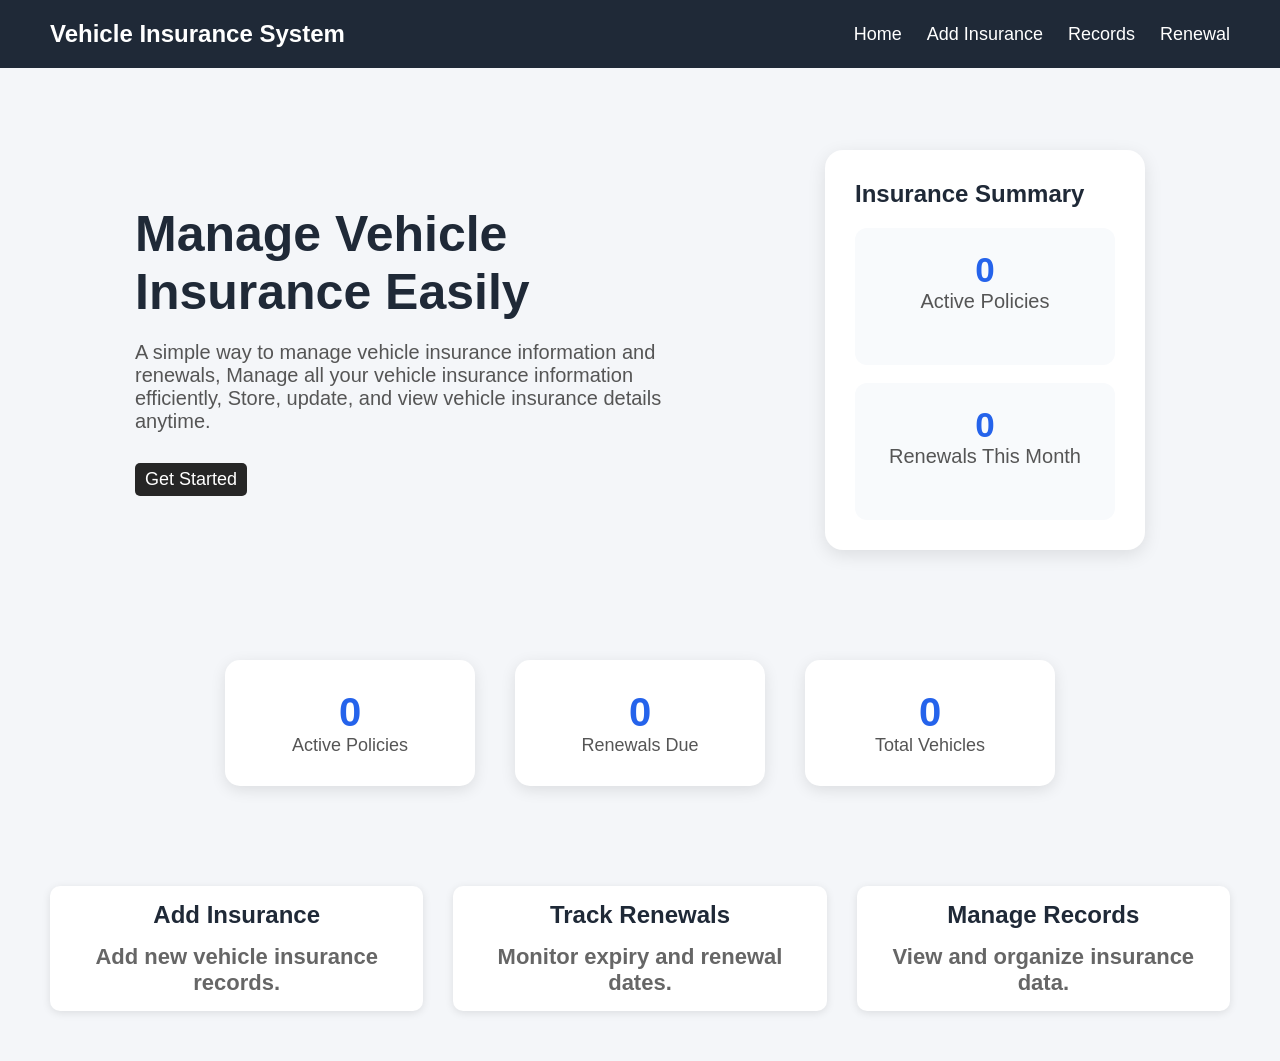
<file: index.html>
<!DOCTYPE html>
<html lang="en">

<head>
    <meta charset="UTF-8">
    <meta name="viewport" content="width=device-width, initial-scale=1.0">
    <title>Vehicle Insurance Management System</title>
    <link rel="stylesheet" href="style.css">
</head>

<body>
    <header>
        <nav class="navbar">
            <div class="logo">
                Vehicle Insurance System
            </div>
            <ul class="nav-links">
                <li><a href="index.html">Home</a></li>
                <li><a href="./add_insurance.html">Add Insurance</a></li>
                <li><a href="records.html">Records</a></li>
                <li><a href="renewal.html">Renewal</a></li>
            </ul>
        </nav>
    </header>

    <section class="hero">

        <!-- Left Side -->
        <div class="hero-text">
            <h1>Manage Vehicle Insurance Easily</h1>

            <p>
                A simple way to manage vehicle insurance information and renewals,
                Manage all your vehicle insurance information efficiently,
                Store, update, and view vehicle insurance details anytime.
            </p>

            <button onclick="window.location.href='add_insurance.html'">
                Get Started
            </button>
        </div>

        <!-- Right Side Dashboard Card -->
        <div class="hero-card">

            <h2>Insurance Summary</h2>

            <div class="summary-box">
                <h3 id="summaryActive">0</h3>
                <p>Active Policies</p>
            </div>

            <div class="summary-box">
                <h3 id="summaryRenewals">0</h3>
                <p>Renewals This Month</p>
            </div>

        </div>

    </section>
    <section class="stats">

        <div class="stat-box">
            <h2>0</h2>
            <p>Active Policies</p>
        </div>

        <div class="stat-box">
            <h2>0</h2>
            <p>Renewals Due</p>
        </div>

        <div class="stat-box">
            <h2>0</h2>
            <p>Total Vehicles</p>
        </div>

    </section>
    <section class="features">
        <div class="card">
            <h2>Add Insurance</h2>
            <p>Add new vehicle insurance records.</p>
        </div>
        <div class="card">
            <h2>Track Renewals</h2>
            <p>Monitor expiry and renewal dates.</p>
        </div>
        <div class="card">
            <h2>Manage Records</h2>
            <p>View and organize insurance data.</p>
        </div>
    </section>

    <script src="script.js"></script>
    <script>
        window.addEventListener("DOMContentLoaded", function () {

            const records =
                JSON.parse(localStorage.getItem("insuranceRecords")) || [];

            let totalVehicles = records.length;
            let activePolicies = 0;
            let renewalsDue = 0;

            const today = new Date();

            records.forEach(record => {

                const expiry = new Date(record.expiryDate);
                const daysLeft = Math.ceil((expiry - today) / (1000 * 60 * 60 * 24));

                if (daysLeft <= 30 && daysLeft >= 0) {
                    renewalsDue++;
                }
                else if (daysLeft > 30) {
                    activePolicies++;
                }
            });

            const totalEl = document.querySelectorAll(".stat-box h2")[2];
            const activeEl = document.querySelectorAll(".stat-box h2")[0];
            const renewEl = document.querySelectorAll(".stat-box h2")[1];

            if (totalEl) totalEl.innerText = totalVehicles;
            if (activeEl) activeEl.innerText = activePolicies;
            if (renewEl) renewEl.innerText = renewalsDue;
        });
    </script>
</body>

</html>
</file>
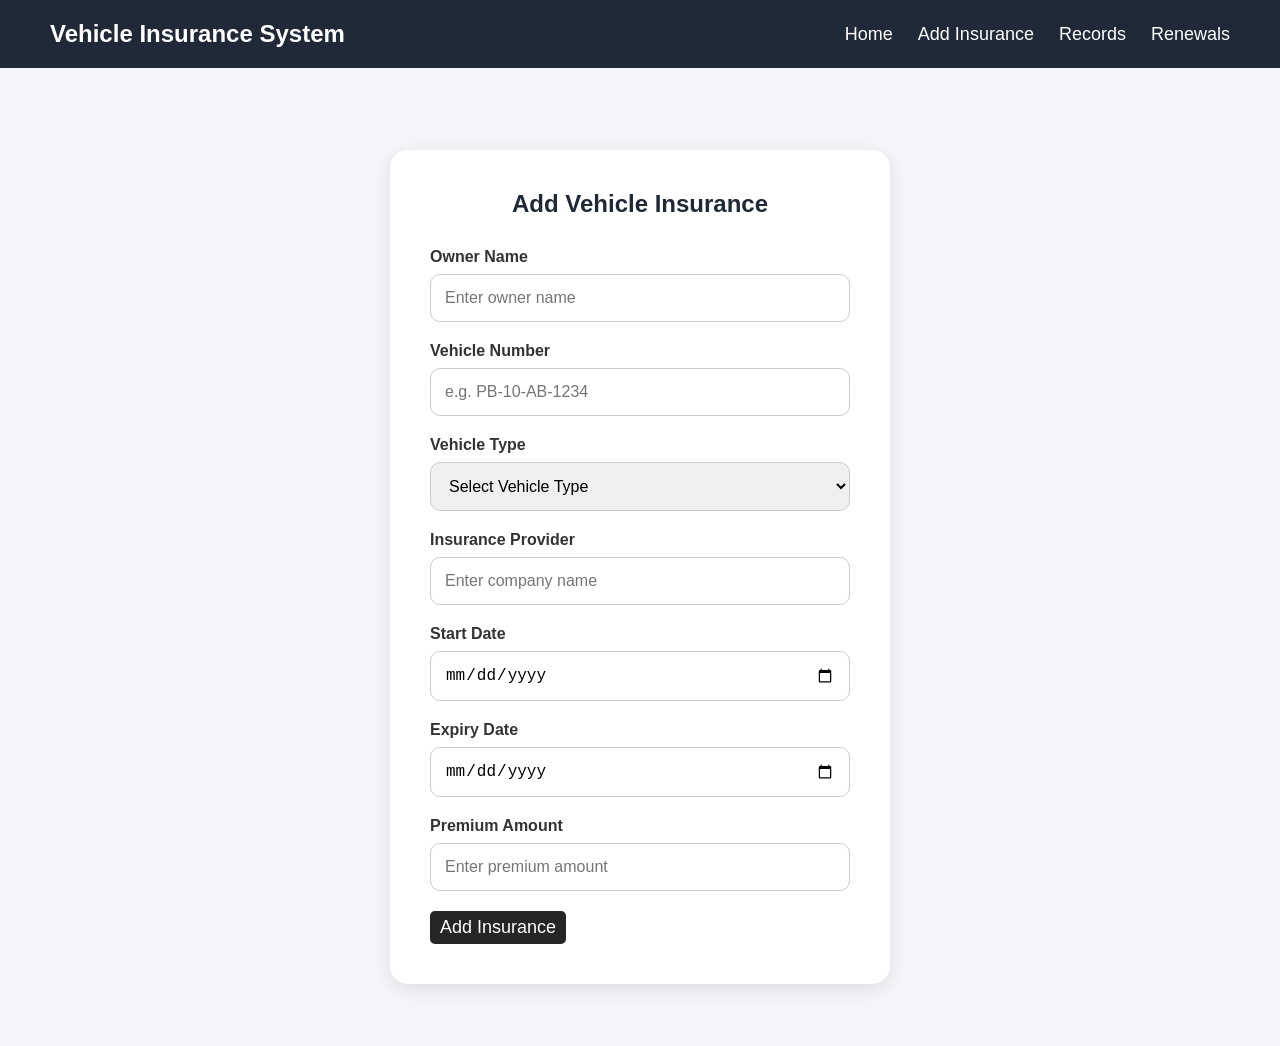
<file: add_insurance.html>
<!DOCTYPE html>
<html lang="en">

<head>
    <meta charset="UTF-8">
    <meta name="viewport" content="width=device-width, initial-scale=1.0">
    <title>Add Insurance</title>

    <link rel="stylesheet" href="style.css">
</head>

<body>

    <!-- ================= NAVBAR ================= -->
    <header>
        <nav class="navbar">

            <div class="logo">
                Vehicle Insurance System
            </div>

            <ul class="nav-links">
                <li><a href="index.html">Home</a></li>
                <li><a href="add_insurance.html">Add Insurance</a></li>
                <li><a href="records.html">Records</a></li>
                <li><a href="renewal.html">Renewals</a></li>
            </ul>

        </nav>
    </header>

    <!-- ================= FORM SECTION ================= -->
    <section class="insurance-form-section">

        <div class="form-container">

            <h1>Add Vehicle Insurance</h1>

            <!-- OPTIONAL: Edit mode indicator -->
            <p id="editModeText" style="color: orange; font-weight: bold; display: none;">
                ✏️ Editing Mode
            </p>

            <form id="insuranceForm" autocomplete="off">

                <div class="input-group">
                    <label>Owner Name</label>
                    <input type="text" id="ownerName" placeholder="Enter owner name" required pattern="[A-Za-z ]+"
                        title="Owner Name should contain alphabets only">
                </div>

                <div class="input-group">
                    <label>Vehicle Number</label>
                    <input id="vehicleNumber" type="text"
                        placeholder="e.g. PB-10-AB-1234"
                        required>
                </div>

                <div class="input-group">
                    <label>Vehicle Type</label>
                    <select id="vehicleType" required>
                        <option value="" disabled selected>Select Vehicle Type</option>
                        <option>Car</option>
                        <option>Bike</option>
                        <option>Truck</option>
                        <option>Scooter</option>
                    </select>
                </div>

                <div class="input-group">
                    <label>Insurance Provider</label>
                    <input id="insuranceProvider" type="text"
                        placeholder="Enter company name" required>
                </div>

                <div class="input-group">
                    <label>Start Date</label>
                    <input id="startDate" type="date" required>
                </div>

                <div class="input-group">
                    <label>Expiry Date</label>
                    <input id="expiryDate" type="date" required>
                </div>

                <div class="input-group">
                    <label>Premium Amount</label>
                    <input id="premiumAmount" type="number"
                        placeholder="Enter premium amount" required>
                </div>

                <button type="submit">Add Insurance</button>

            </form>

        </div>

    </section>

    <!-- ================= SCRIPT ================= -->
    <script src="script.js"></script>

    <!-- OPTIONAL: Show edit mode -->
    <script>
        document.addEventListener("DOMContentLoaded", function () {
            const editIndex = localStorage.getItem("editIndex");

            if (editIndex !== null) {
                const text = document.getElementById("editModeText");
                if (text) text.style.display = "block";
            }
        });
    </script>

</body>

</html>
</file>
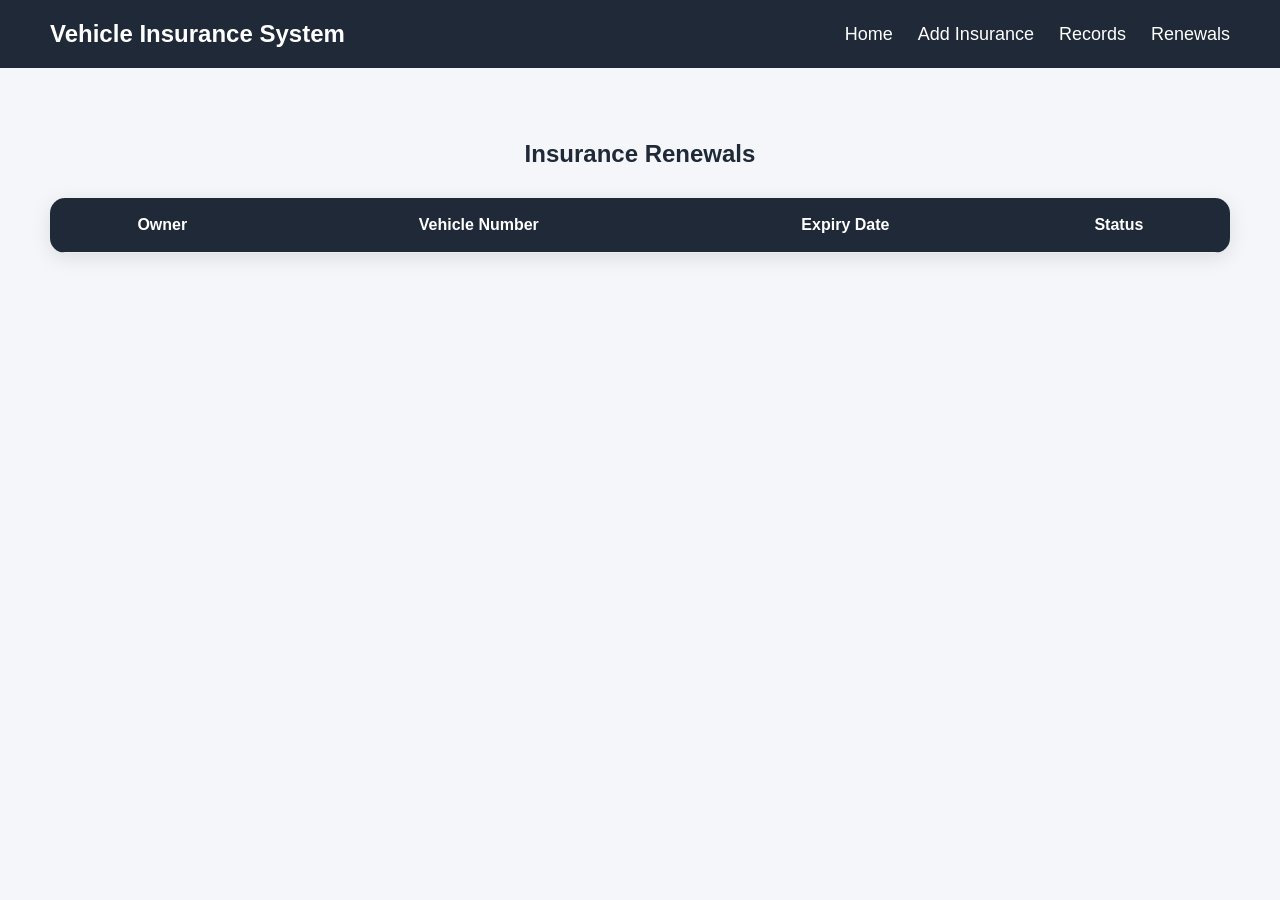
<file: renewal.html>
<!DOCTYPE html>
<html lang="en">

<head>
    <meta charset="UTF-8">
    <meta name="viewport" content="width=device-width, initial-scale=1.0">
    <title>Renewal Tracking</title>

    <link rel="stylesheet" href="style.css">
</head>

<body>

    <!-- Navbar -->
    <header>
        <nav class="navbar">

            <div class="logo">
                Vehicle Insurance System
            </div>

            <ul class="nav-links">
                <li><a href="index.html">Home</a></li>
                <li><a href="./add_insurance.html">Add Insurance</a></li>
                <li><a href="records.html">Records</a></li>
                <li><a href="renewal.html">Renewals</a></li>
            </ul>

        </nav>
    </header>

    <!-- Renewal Section -->
    <section class="records-section">

        <h1>Insurance Renewals</h1>

        <table class="records-table">
            <!-- Table Head--Contains column headings -->
            <thead>
                <tr>
                    <th>Owner</th>
                    <th>Vehicle Number</th>
                    <th>Expiry Date</th>
                    <th>Status</th>
                </tr>
            </thead>
            <!-- Means Table Body Contains the actual data rows
             id="renewalBody"Unique identifier JavaScript can access this element. -->
            <tbody id="renewalBody">

            </tbody>

        </table>

    </section>

    <script src="script.js"></script>

</body>

</html>
</file>
<file: style.css>
* {
    margin: 0;
    padding: 0;
    box-sizing: border-box;
}

body {
    font-family: Arial, sans-serif;
    background-color: #f4f6f9;
    /* With this padding navbar doesnot overlaps content  */
    padding-top: 90px;
}

.navbar {
    background-color: #1f2937;
    color: white;
    display: flex;
    justify-content: space-between;
    align-items: center;
    padding: 20px 50px;

    /* Fixed Navbar */
    position: fixed;
    top: 0;
    left: 0;
    width: 100%;
    z-index: 1000;
}

.logo {
    font-size: 24px;
    font-weight: bold;
}

.nav-links {
    display: flex;
    list-style: none;
    gap: 25px;
}

.nav-links a {
    text-decoration: none;
    color: white;
    font-size: 18px;
}

.nav-links a:hover {
    color: #38bdf8;
}

.hero {
    display: flex;
    justify-content: center;
    align-items: center;
    gap: 140px;
    padding: 60px 80px;
    flex-wrap: wrap;
    /* text adjusts automatically smaller when the sreen size is small instead of breaking */
}

.hero-text {
    max-width: 550px;
}

.hero-card {
    background: white;
    padding: 30px;
    border-radius: 18px;
    width: 320px;
    box-shadow: 0px 5px 18px rgba(0, 0, 0, 0.1);
    transition: 0.3s;
}

.hero-card:hover {
    /* Card moves upward when hovered */
    transform: translateY(-8px);
}

.hero-card h2 {
    margin-bottom: 20px;
    color: #1f2937;
}

.summary-box {
    background: #f8fafc;
    padding: 22px;
    border-radius: 12px;
    margin-top: 18px;
    text-align: center;
}

.summary-box h3 {
    font-size: 35px;
    color: #2563eb;
}

.hero h1 {
    font-size: 50px;
    margin-bottom: 20px;
    color: #1f2937;
}

.hero p {
    font-size: 20px;
    color: #555;
    margin-bottom: 30px;
}

button {
    background-color: #262626;
    color: white;
    border: none;
    padding: 15px 30px;
    font-size: 18px;
    border-radius: 8px;
    cursor: pointer;
}

button:hover {
    background-color: #1d4ed8;
}

.features {
    display: flex;
    justify-content: center;
    gap: 30px;
    padding: 50px;
    flex-wrap: wrap;
}

.card {
    background-color: white;
    width: 300px;
    padding: 30px;
    border-radius: 12px;
    text-align: center;
    box-shadow: 0px 4px 10px rgba(0, 0, 0, 0.1);
}

.card h2 {
    margin-bottom: 15px;
    color: #1f2937;
}

.card p {
    color: #666;
}

/* Smooth animation */
.card,
button,
.nav-links a {
    transition: 0.3s;
}

/* Card Hover Effect */
.card:hover {
    transform: translateY(-10px);
    box-shadow: 0px 8px 20px rgba(0, 0, 0, 0.15);
}

/* Hero Summary Card Hover */
.hero-card:hover {
    transform: translateY(-8px);
    transition: 0.3s;
}

/* Button Hover */
button:hover {
    background-color: #1d4ed8;
    transform: scale(1.05);
    /* Button becomes slightly larger */
}

/* Navbar Hover */
.nav-links a:hover {
    color: #38bdf8;
}

/* Stats Section */
.stats {
    display: flex;
    justify-content: center;
    gap: 40px;
    padding: 50px;
    flex-wrap: wrap;
}

/* Stats Card */
.stat-box {
    background: white;
    width: 250px;
    padding: 30px;
    border-radius: 15px;
    text-align: center;
    box-shadow: 0px 4px 15px rgba(0, 0, 0, 0.1);
    transition: 0.3s;
}

/* Hover Effect */
.stat-box:hover {
    transform: translateY(-10px);
}

/* Number */
.stat-box h2 {
    font-size: 40px;
    color: #2563eb;
}

/* Text */
.stat-box p {
    font-size: 18px;
    color: #555;
}

/* Form Section */
.insurance-form-section {
    display: flex;
    justify-content: center;
    align-items: center;
    padding: 60px 20px;
}

/* Form Box */
.form-container {
    background: white;
    width: 500px;
    padding: 40px;
    border-radius: 18px;
    box-shadow: 0px 5px 20px rgba(0, 0, 0, 0.1);
}

/* Form Heading */
.form-container h1 {
    text-align: center;
    margin-bottom: 30px;
    color: #1f2937;
}

/* Input Group */
.input-group {
    margin-bottom: 20px;
}

/* Labels */
.input-group label {
    display: block;
    margin-bottom: 8px;
    font-weight: bold;
    color: #333;
}

/* Inputs + Select */
.input-group input,
.input-group select {
    width: 100%;
    padding: 14px;
    border: 1px solid #ccc;
    border-radius: 10px;
    font-size: 16px;
}

/* Input Focus Effect */
.input-group input:focus,
.input-group select:focus {
    outline: none;
    border-color: #2563eb;
}

/* Records Section */
.records-section {
    padding: 50px;
}

/* Heading */
.records-section h1 {
    text-align: center;
    margin-bottom: 30px;
    color: #1f2937;
}

/* Table */
.records-table {
    width: 100%;
    /* Removes double borders */
    border-collapse: collapse;
    background: white;
    border-radius: 15px;
    overflow: hidden;
    box-shadow: 0px 5px 20px rgba(0, 0, 0, 0.1);
}

/* Table Headings */
.records-table th {
    background-color: #1f2937;
    color: white;
    padding: 18px;
    text-align: center;
}

/* Table Data */
.records-table td {
    padding: 16px;
    text-align: center;
    border-bottom: 1px solid #ddd;
}

/* Hover Effect */
.records-table tr:hover {
    background-color: #f4f6f9;
}

/* search box */
.search-box {
    text-align: center;
    margin: 20px 0;
}

.search-box input {
    width: 350px;
    padding: 12px;
    border: 2px solid #2563eb;
    border-radius: 8px;
    font-size: 16px;
}

/* ================= DASHBOARD CARDS ================= */
.dashboard {
    display: flex;
    gap: 15px;
    flex-wrap: wrap;
    margin-bottom: 20px;
}

.card {
    flex: 1;
    min-width: 180px;
    background: white;
    padding: 15px;
    border-radius: 10px;
    box-shadow: 0 2px 8px rgba(0, 0, 0, 0.1);
    text-align: center;
}

.card h3 {
    margin: 0;
    font-size: 18px;
}

.card p {
    font-size: 22px;
    margin: 10px 0 0;
    font-weight: bold;
}

/* ================= SEARCH ================= */
#searchInput {
    width: 100%;
    padding: 10px;
    margin-bottom: 15px;
    border-radius: 8px;
    border: 1px solid #ccc;
}

/* ================= TABLE ================= */
table {
    width: 100%;
    border-collapse: collapse;
    background: white;
    border-radius: 10px;
    overflow: hidden;
}

th,
td {
    padding: 12px;
    text-align: left;
    border-bottom: 1px solid #eee;
}

th {
    background: #007bff;
    color: white;
}

/* ================= BUTTONS ================= */
button {
    padding: 6px 10px;
    border: none;
    border-radius: 5px;
    cursor: pointer;
    margin-right: 5px;
}

button:hover {
    opacity: 0.8;
}

button:nth-child(1) {
    background: #484b49;
    color: white;
}

button:nth-child(2) {
    background: #dc3545;
    color: white;
}


/* ================= STATUS COLORS ================= */
.status-active {
    color: green;
    font-weight: bold;
}

.status-due {
    color: orange;
    font-weight: bold;
}

.status-expired {
    color: red;
    font-weight: bold;
}

.card h3 {
    margin: 0;
    font-size: 16px;
    color: #555;
}

/* ================= RESPONSIVE DESIGN ================= */

/* Tablets */
@media (max-width: 1024px) {

    .hero {
        gap: 60px;
        padding: 40px;
    }

    .hero h1 {
        font-size: 40px;
    }

    .hero p {
        font-size: 18px;
    }

    .hero-card {
        width: 280px;
    }

    .stats {
        gap: 20px;
    }
}

/* ================= TABLET ================= */
@media (max-width: 1024px) {

    .hero {
        gap: 40px;
        padding: 40px 20px;
    }

    .hero h1 {
        font-size: 38px;
    }

    .hero-card,
    .form-container {
        width: 100%;
        max-width: 450px;
    }

    .records-section {
        padding: 20px;
    }
}


/* ================= MOBILE ================= */
@media (max-width: 768px) {

    body {
        padding-top: 130px; /* navbar becomes taller */
    }

    /* Navbar */
    .navbar {
        flex-direction: column;
        padding: 15px;
        text-align: center;
    }

    .nav-links {
        flex-wrap: wrap;
        justify-content: center;
        gap: 12px;
        margin-top: 10px;
    }

    .nav-links a {
        font-size: 16px;
    }

    /* Hero */
    .hero {
        flex-direction: column;
        text-align: center;
        gap: 25px;
        padding: 20px;
    }

    .hero h1 {
        font-size: 30px;
    }

    .hero p {
        font-size: 16px;
    }

    .hero-card,
    .form-container {
        width: 100%;
        max-width: 100%;
    }

    /* Features */
    .features {
        flex-direction: column;
        align-items: center;
        padding: 20px;
    }

    .card {
        width: 100%;
        max-width: 350px;
    }

    /* Stats */
    .stats {
        flex-direction: column;
        align-items: center;
        padding: 20px;
    }

    .stat-box {
        width: 100%;
        max-width: 320px;
    }

    /* Dashboard */
    .dashboard {
        flex-direction: column;
    }

    /* Search */
    .search-box input,
    #searchInput {
        width: 100%;
    }

    /* Records Section */
    .records-section {
        padding: 10px;
    }

    /* Table Wrapper */
    .table-container {
        width: 100%;
        overflow-x: auto;
        -webkit-overflow-scrolling: touch;
    }

    table,
    .records-table {
        min-width: 900px;
    }

    th,
    td {
        padding: 10px;
        font-size: 14px;
    }

    /* Export Buttons */
    .export-buttons {
        display: flex;
        flex-direction: column;
        gap: 10px;
        width: 100%;
        margin-bottom: 15px;
    }

    .export-buttons button {
        width: 100%;
    }

    /* Form Buttons */
    button {
        width: 100%;
        margin-bottom: 10px;
    }

    /* Notifications */
    #notificationBox {
        margin: 10px;
    }
}


/* ================= SMALL PHONES ================= */
@media (max-width: 480px) {

    body {
        padding-top: 150px;
    }

    .hero h1 {
        font-size: 24px;
    }

    .hero p {
        font-size: 14px;
    }

    .logo {
        font-size: 20px;
    }

    .nav-links a {
        font-size: 14px;
    }

    th,
    td {
        font-size: 12px;
        padding: 8px;
    }

    .stat-box h2 {
        font-size: 30px;
    }

    .card p {
        font-size: 18px;
    }
}
</file>
